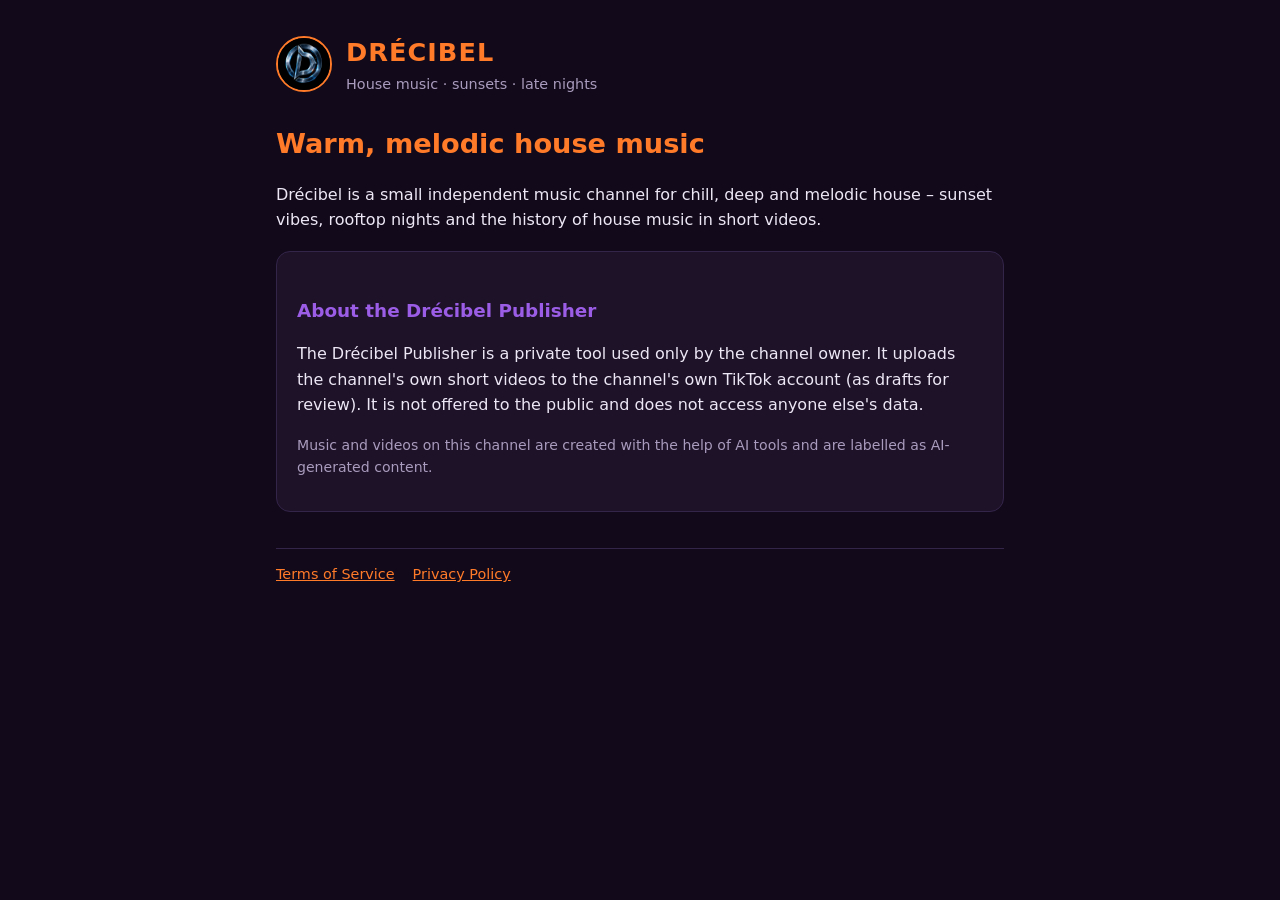
<file: index.html>
<!doctype html>
<html lang="en">
<head>
<meta charset="utf-8">
<meta name="viewport" content="width=device-width, initial-scale=1">
<title>Drécibel – House Music</title>
<meta name="description" content="Drécibel – warm, melodic house music. Home of the Drécibel publisher app.">
<link rel="stylesheet" href="style.css">
</head>
<body>
<main>
  <header><img src="logo.png" alt="Drécibel logo"><div><div class="name">DRÉCIBEL</div><div class="sub">House music · sunsets · late nights</div></div></header>
  <h1>Warm, melodic house music</h1>
  <p>Drécibel is a small independent music channel for chill, deep and melodic house – sunset vibes, rooftop nights and
     the history of house music in short videos.</p>
  <div class="karte">
    <h2>About the Drécibel Publisher</h2>
    <p>The Drécibel Publisher is a private tool used only by the channel owner. It uploads the channel's own short videos
       to the channel's own TikTok account (as drafts for review). It is not offered to the public and does not access
       anyone else's data.</p>
    <p class="hint">Music and videos on this channel are created with the help of AI tools and are labelled as AI-generated content.</p>
  </div>
  <nav><a href="terms.html">Terms of Service</a><a href="privacy.html">Privacy Policy</a></nav>
</main>
</body>
</html>
</file>
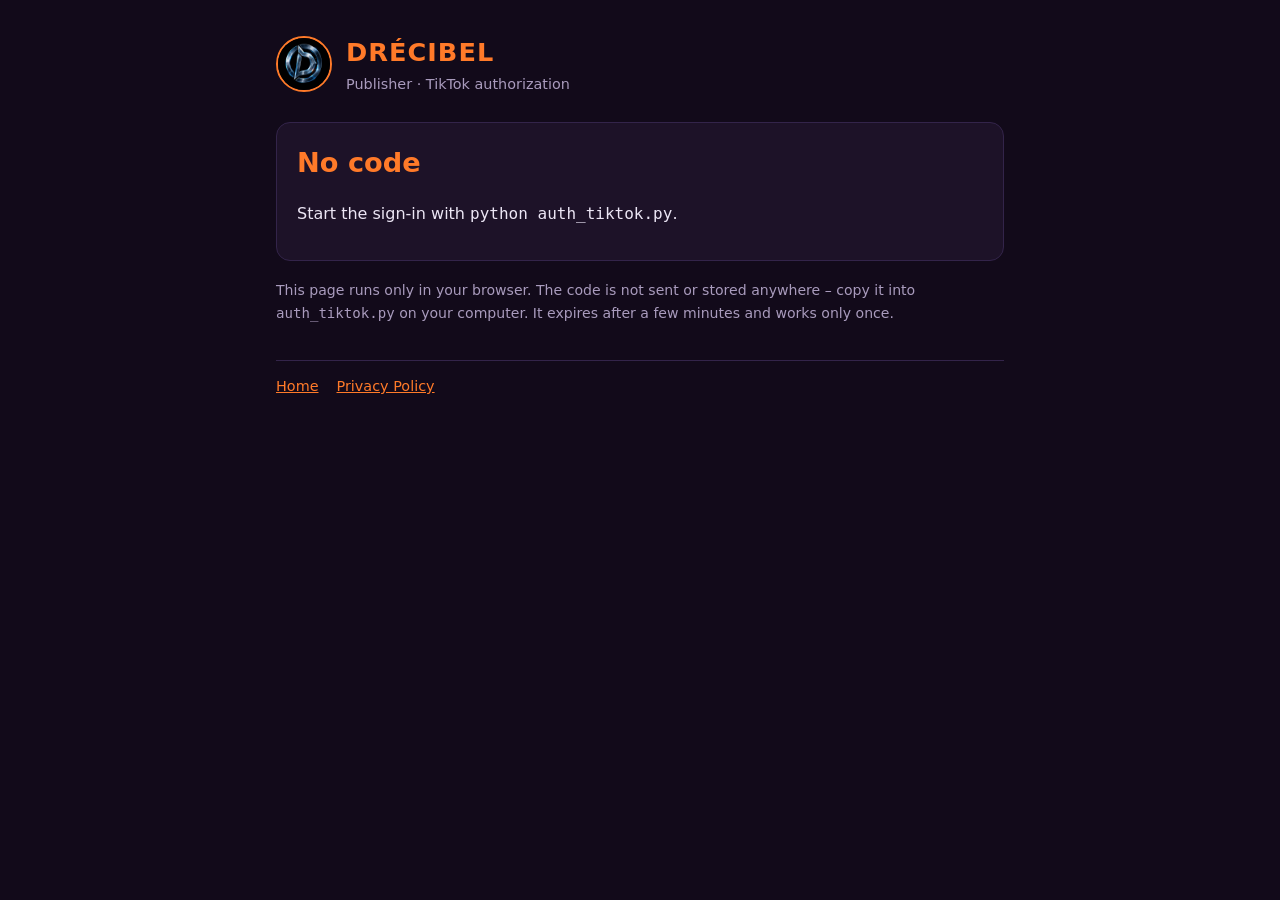
<file: callback.html>
<!doctype html>
<html lang="en">
<head>
<meta charset="utf-8">
<meta name="viewport" content="width=device-width, initial-scale=1">
<meta name="robots" content="noindex, nofollow">
<meta name="referrer" content="no-referrer">
<title>Authorization – Drécibel Publisher</title>
<link rel="stylesheet" href="style.css">
</head>
<body>
<main>
  <header><img src="logo.png" alt="Drécibel logo"><div><div class="name">DRÉCIBEL</div><div class="sub">Publisher · TikTok authorization</div></div></header>
  <div id="inhalt" class="karte"><p>Reading authorization …</p></div>
  <p class="hint">This page runs only in your browser. The code is not sent or stored anywhere – copy it into
     <code>auth_tiktok.py</code> on your computer. It expires after a few minutes and works only once.</p>
  <nav><a href="index.html">Home</a><a href="privacy.html">Privacy Policy</a></nav>
</main>
<script>
// Liest ?code=… (URLSearchParams dekodiert %2A usw. automatisch) und zeigt ihn groß mit Kopier-Knopf
const q = new URLSearchParams(location.search);
const e = document.getElementById("inhalt");
const esc = s => String(s).replace(/[&<>"]/g, c => ({"&": "&amp;", "<": "&lt;", ">": "&gt;", '"': "&quot;"}[c]));
if (q.get("error")) {
  e.classList.add("fehler");
  e.innerHTML = `<h1>Authorization failed</h1><p><strong>${esc(q.get("error"))}</strong></p><p>${esc(q.get("error_description") || "")}</p>`;
} else if (q.get("code")) {
  const code = q.get("code");
  e.innerHTML = `<h1>Your authorization code</h1>
    <div class="code" id="code">${esc(code)}</div>
    <button id="kopieren">Copy code</button> <span class="hint" id="info"></span>
    ${q.get("state") ? `<p class="hint">state: <code>${esc(q.get("state"))}</code></p>` : ""}`;
  document.getElementById("kopieren").onclick = async () => {
    const b = document.getElementById("kopieren");
    try { await navigator.clipboard.writeText(code); }
    catch (f) {   // Zwischenablage blockiert: Text markieren
      const r = document.createRange(); r.selectNodeContents(document.getElementById("code"));
      getSelection().removeAllRanges(); getSelection().addRange(r);
      document.getElementById("info").textContent = "Selected – press Ctrl+C";
      return;
    }
    b.textContent = "Copied ✓"; b.classList.add("ok");
    setTimeout(() => { b.textContent = "Copy code"; b.classList.remove("ok"); }, 2000);
  };
  history.replaceState(null, "", location.pathname);   // Code nicht in der Browser-Historie stehen lassen
} else {
  e.innerHTML = "<h1>No code</h1><p>Start the sign-in with <code>python auth_tiktok.py</code>.</p>";
}
</script>
</body>
</html>
</file>
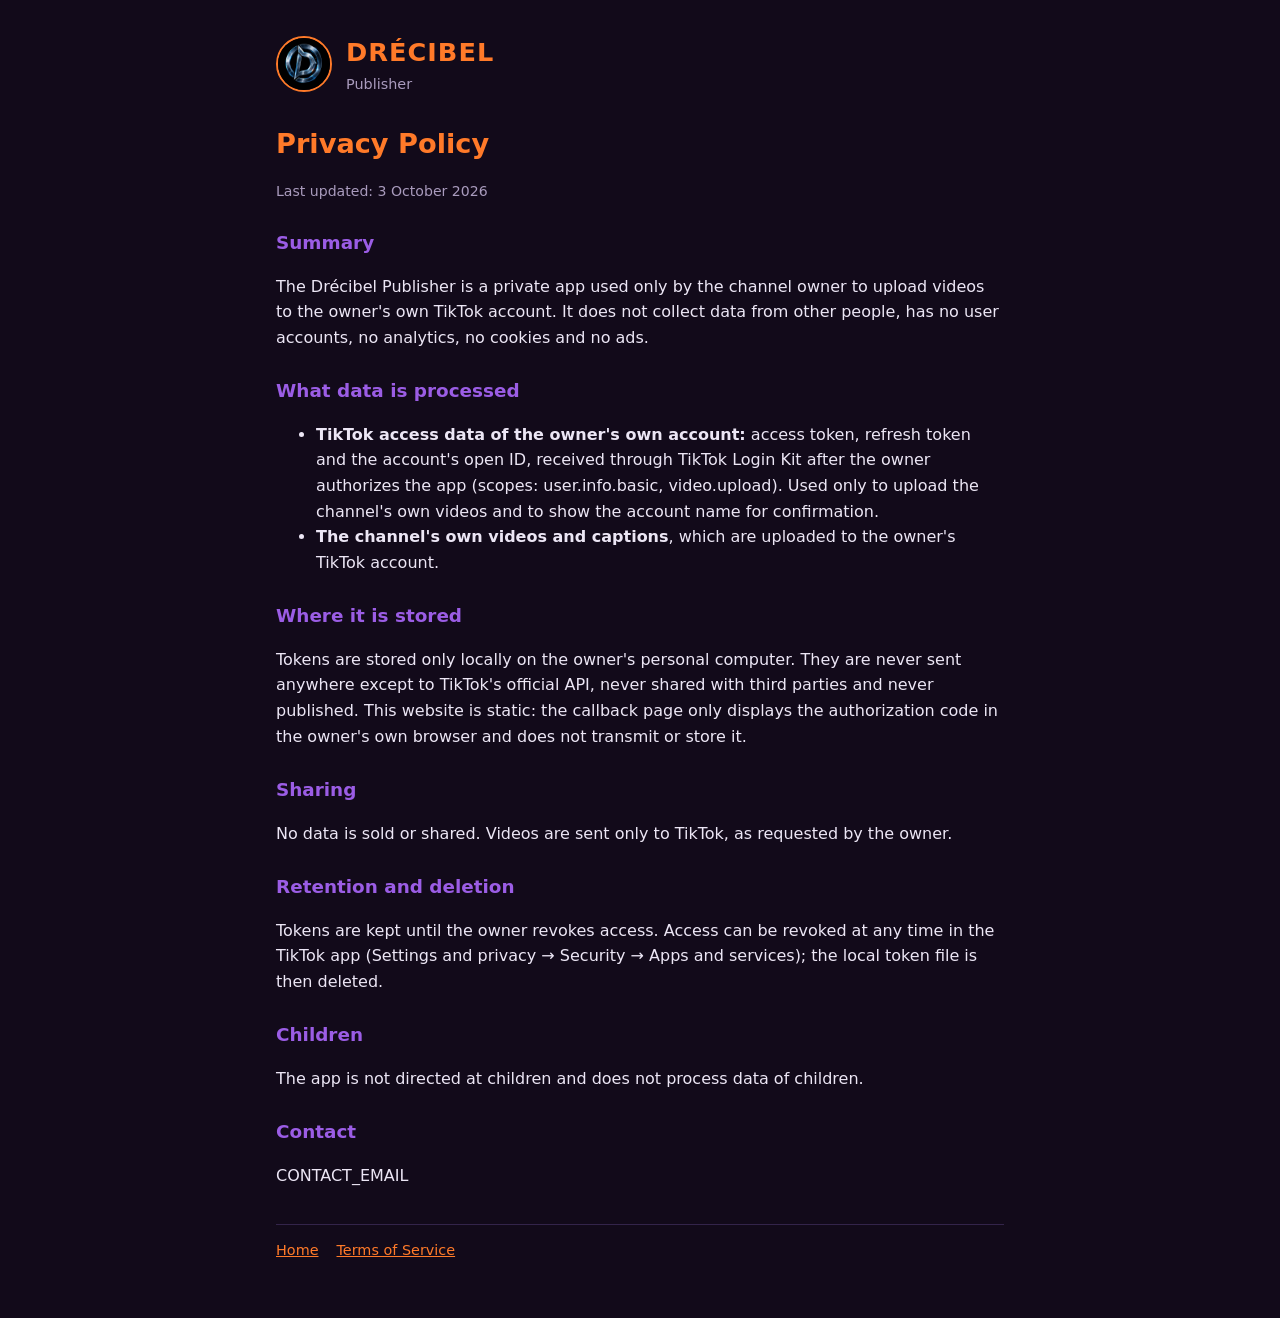
<file: privacy.html>
<!doctype html>
<html lang="en">
<head>
<meta charset="utf-8">
<meta name="viewport" content="width=device-width, initial-scale=1">
<title>Privacy Policy – Drécibel Publisher</title>
<link rel="stylesheet" href="style.css">
</head>
<body>
<main>
  <header><img src="logo.png" alt="Drécibel logo"><div><div class="name">DRÉCIBEL</div><div class="sub">Publisher</div></div></header>
  <h1>Privacy Policy</h1>
  <p class="hint">Last updated: 3 October 2026</p>

  <h2>Summary</h2>
  <p>The Drécibel Publisher is a private app used only by the channel owner to upload videos to the owner's own TikTok
     account. It does not collect data from other people, has no user accounts, no analytics, no cookies and no ads.</p>

  <h2>What data is processed</h2>
  <ul>
    <li><strong>TikTok access data of the owner's own account:</strong> access token, refresh token and the account's
        open ID, received through TikTok Login Kit after the owner authorizes the app (scopes: user.info.basic,
        video.upload). Used only to upload the channel's own videos and to show the account name for confirmation.</li>
    <li><strong>The channel's own videos and captions</strong>, which are uploaded to the owner's TikTok account.</li>
  </ul>

  <h2>Where it is stored</h2>
  <p>Tokens are stored only locally on the owner's personal computer. They are never sent anywhere except to TikTok's
     official API, never shared with third parties and never published. This website is static: the callback page only
     displays the authorization code in the owner's own browser and does not transmit or store it.</p>

  <h2>Sharing</h2>
  <p>No data is sold or shared. Videos are sent only to TikTok, as requested by the owner.</p>

  <h2>Retention and deletion</h2>
  <p>Tokens are kept until the owner revokes access. Access can be revoked at any time in the TikTok app
     (Settings and privacy → Security → Apps and services); the local token file is then deleted.</p>

  <h2>Children</h2>
  <p>The app is not directed at children and does not process data of children.</p>

  <h2>Contact</h2>
  <p>CONTACT_EMAIL</p>

  <nav><a href="index.html">Home</a><a href="terms.html">Terms of Service</a></nav>
</main>
</body>
</html>
</file>
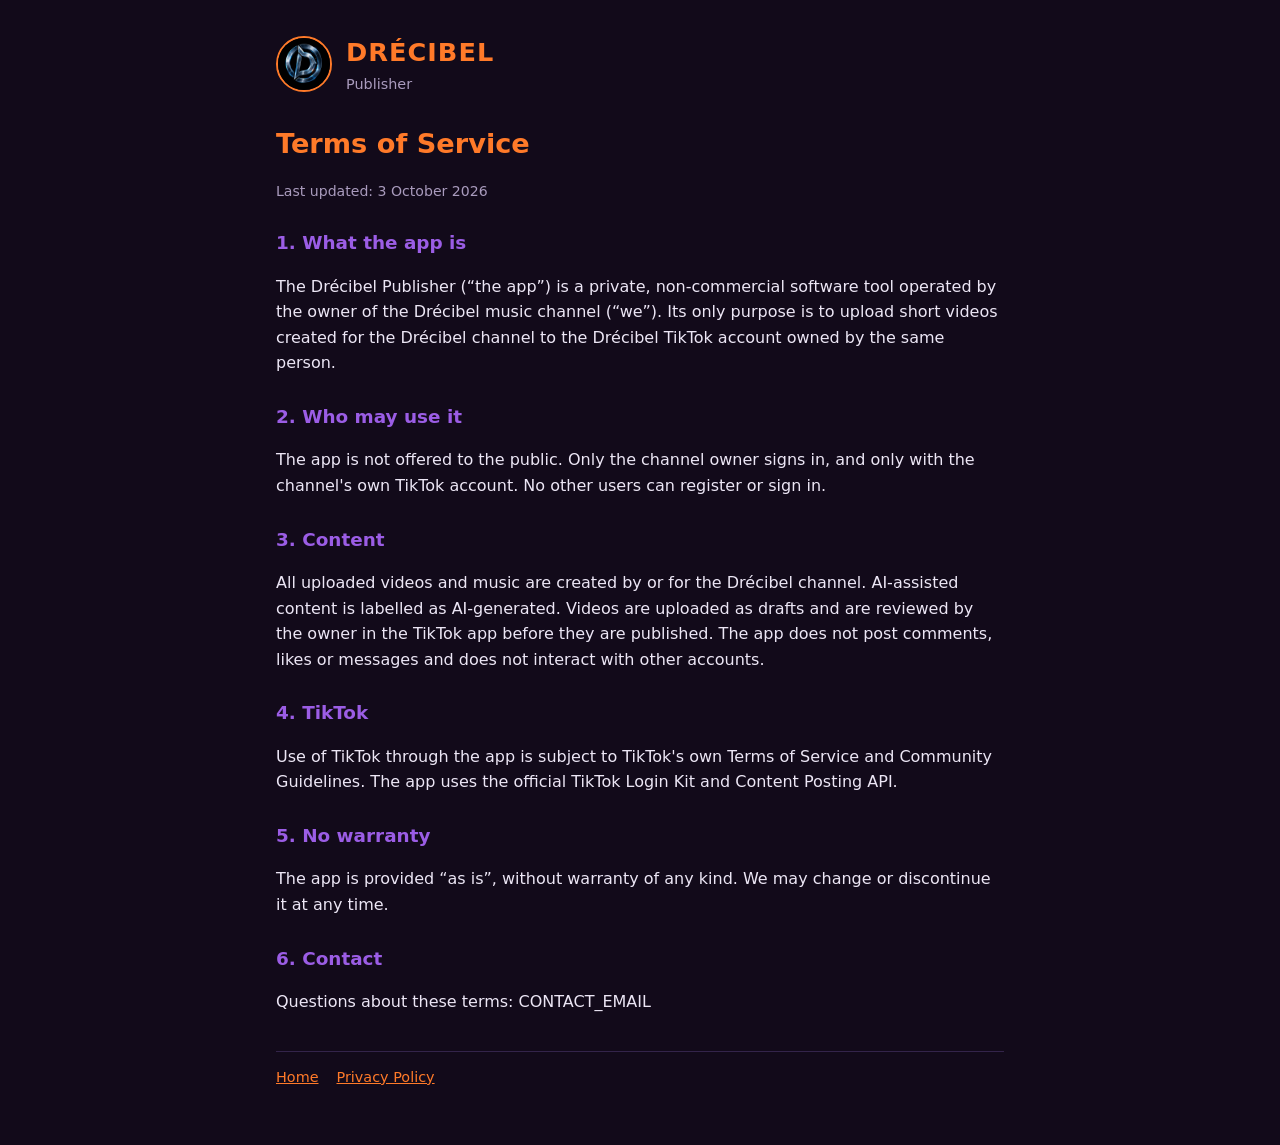
<file: terms.html>
<!doctype html>
<html lang="en">
<head>
<meta charset="utf-8">
<meta name="viewport" content="width=device-width, initial-scale=1">
<title>Terms of Service – Drécibel Publisher</title>
<link rel="stylesheet" href="style.css">
</head>
<body>
<main>
  <header><img src="logo.png" alt="Drécibel logo"><div><div class="name">DRÉCIBEL</div><div class="sub">Publisher</div></div></header>
  <h1>Terms of Service</h1>
  <p class="hint">Last updated: 3 October 2026</p>

  <h2>1. What the app is</h2>
  <p>The Drécibel Publisher (“the app”) is a private, non-commercial software tool operated by the owner of the Drécibel
     music channel (“we”). Its only purpose is to upload short videos created for the Drécibel channel to the Drécibel
     TikTok account owned by the same person.</p>

  <h2>2. Who may use it</h2>
  <p>The app is not offered to the public. Only the channel owner signs in, and only with the channel's own TikTok
     account. No other users can register or sign in.</p>

  <h2>3. Content</h2>
  <p>All uploaded videos and music are created by or for the Drécibel channel. AI-assisted content is labelled as
     AI-generated. Videos are uploaded as drafts and are reviewed by the owner in the TikTok app before they are
     published. The app does not post comments, likes or messages and does not interact with other accounts.</p>

  <h2>4. TikTok</h2>
  <p>Use of TikTok through the app is subject to TikTok's own Terms of Service and Community Guidelines. The app uses the
     official TikTok Login Kit and Content Posting API.</p>

  <h2>5. No warranty</h2>
  <p>The app is provided “as is”, without warranty of any kind. We may change or discontinue it at any time.</p>

  <h2>6. Contact</h2>
  <p>Questions about these terms: CONTACT_EMAIL</p>

  <nav><a href="index.html">Home</a><a href="privacy.html">Privacy Policy</a></nav>
</main>
</body>
</html>
</file>
<file: style.css>
:root {
  --orange: #ff7a29; --lila: #9b5de5; --bg: #120a1a; --panel: #1d1228; --text: #ece6f5; --muted: #a99bbd; --line: #33244a;
  color-scheme: dark;
}
* { box-sizing: border-box; }
html, body { margin: 0; background: var(--bg); color: var(--text); font: 16px/1.6 "Segoe UI", system-ui, -apple-system, sans-serif; }
main { max-width: 760px; margin: 0 auto; padding: 32px 16px 56px; }
header { display: flex; align-items: center; gap: 14px; margin-bottom: 26px; }
header img { width: 56px; height: 56px; border-radius: 50%; border: 2px solid var(--orange); }
header .name { font-size: 1.6rem; font-weight: 800; letter-spacing: .04em; color: var(--orange); }
header .sub { color: var(--muted); font-size: .9rem; }
h1 { font-size: 1.7rem; margin: 0 0 6px; color: var(--orange); }
h2 { font-size: 1.15rem; margin: 26px 0 6px; color: var(--lila); }
a { color: var(--orange); }
p, li { color: var(--text); }
.hint { color: var(--muted); font-size: .88rem; }
.karte { background: var(--panel); border: 1px solid var(--line); border-radius: 14px; padding: 18px 20px; margin: 18px 0; }
nav { margin-top: 36px; padding-top: 14px; border-top: 1px solid var(--line); font-size: .9rem; display: flex; gap: 18px; flex-wrap: wrap; }
.code { font: 700 1.25rem/1.4 Consolas, "Courier New", monospace; word-break: break-all; background: #0b0611; color: #fff;
        border: 2px solid var(--orange); border-radius: 10px; padding: 16px; margin: 12px 0; user-select: all; }
button { background: var(--orange); color: #1a0f24; border: 0; border-radius: 9px; padding: 11px 20px; font: 700 1rem "Segoe UI", sans-serif; cursor: pointer; }
button.ok { background: var(--lila); color: #fff; }
.fehler { border-color: #e06464; }
</file>
